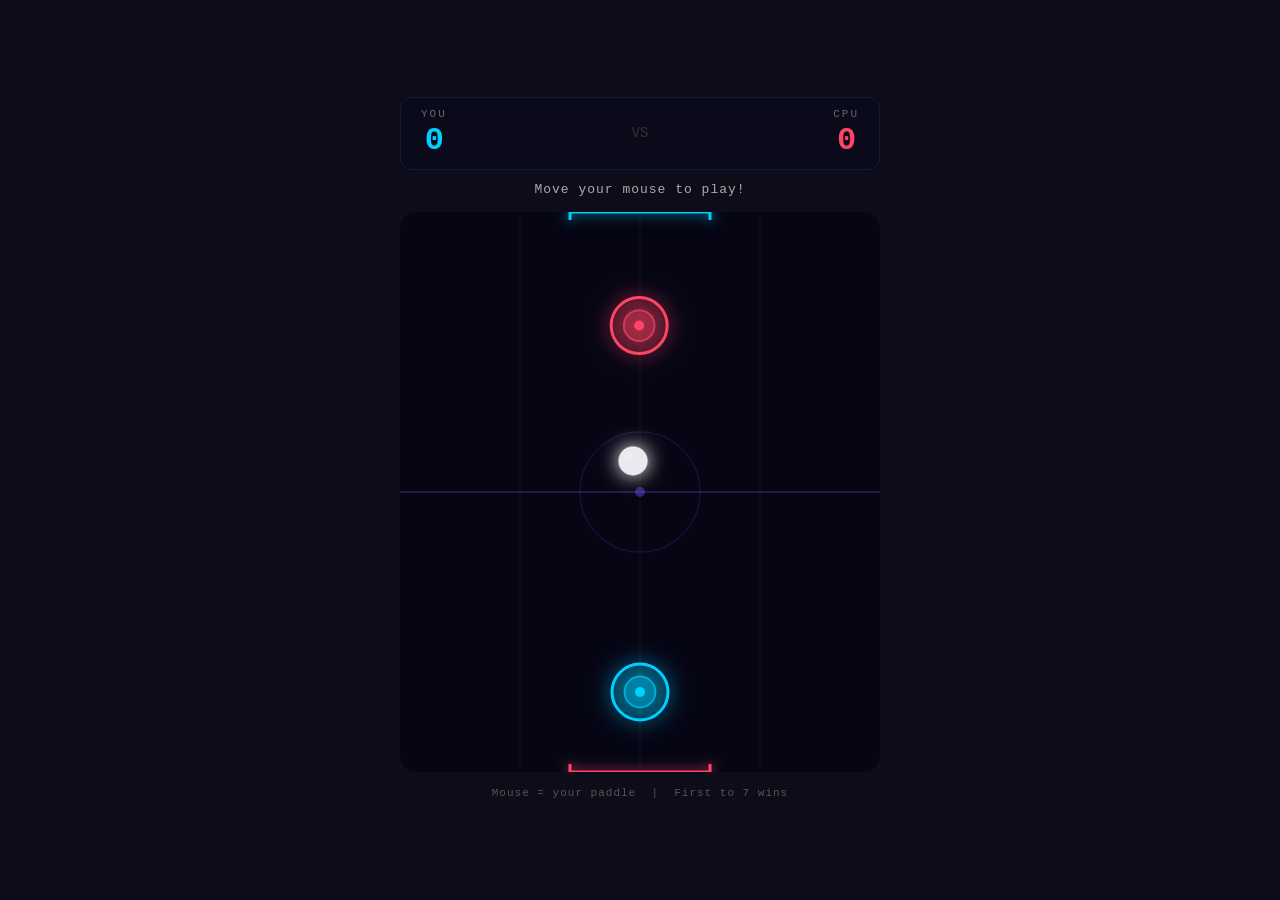
<file: index.html>
<!DOCTYPE html>
<html lang="en">
<head>
<meta charset="UTF-8">
<meta name="viewport" content="width=device-width, initial-scale=1.0">
<title>Air Hockey</title>
<link rel="stylesheet" href="Style.css">
</head>
<body>

<div id="game-wrap">
  <div id="score-board">
    <div class="player-score">
      <span class="player-label">You</span>
      <span class="score-num p1-color" id="s1">0</span>
    </div>
    <span class="vs">VS</span>
    <div class="player-score">
      <span class="player-label">CPU</span>
      <span class="score-num p2-color" id="s2">0</span>
    </div>
  </div>
  <div id="msg">Move your mouse to play!</div>
  <canvas id="rink" width="480" height="560"></canvas>
  <div id="controls">Mouse = your paddle &nbsp;|&nbsp; First to 7 wins</div>
</div>

<script src="Script.js"></script>
</body>
</html>
</file>
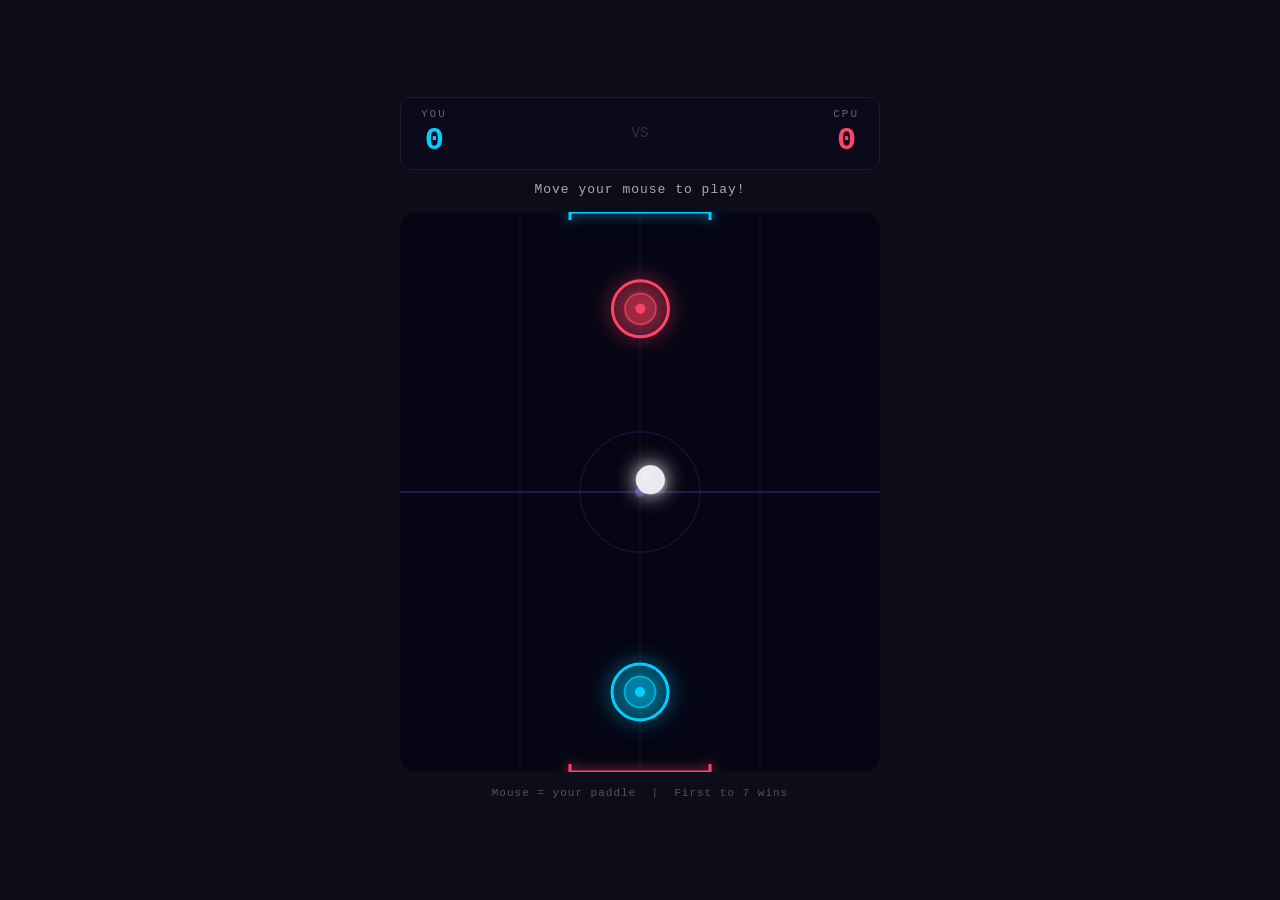
<file: Index.html>
<!DOCTYPE html>
<html lang="en">
<head>
<meta charset="UTF-8">
<meta name="viewport" content="width=device-width, initial-scale=1.0">
<title>Air Hockey — Pipeline Annotated</title>
<link rel="stylesheet" href="Style.css">
</head>
<body>

<div id="game-wrap">
  <div id="score-board">
    <div class="player-score">
      <span class="player-label">You</span>
      <span class="score-num p1-color" id="s1">0</span>
    </div>
    <span class="vs">VS</span>
    <div class="player-score">
      <span class="player-label">CPU</span>
      <span class="score-num p2-color" id="s2">0</span>
    </div>
  </div>
  <div id="msg">Move your mouse to play!</div>
  <canvas id="rink" width="480" height="560"></canvas>
  <div id="controls">Mouse = your paddle &nbsp;|&nbsp; First to 7 wins</div>
</div>

<script src="Script.js"></script>
</body>
</html>
</file>
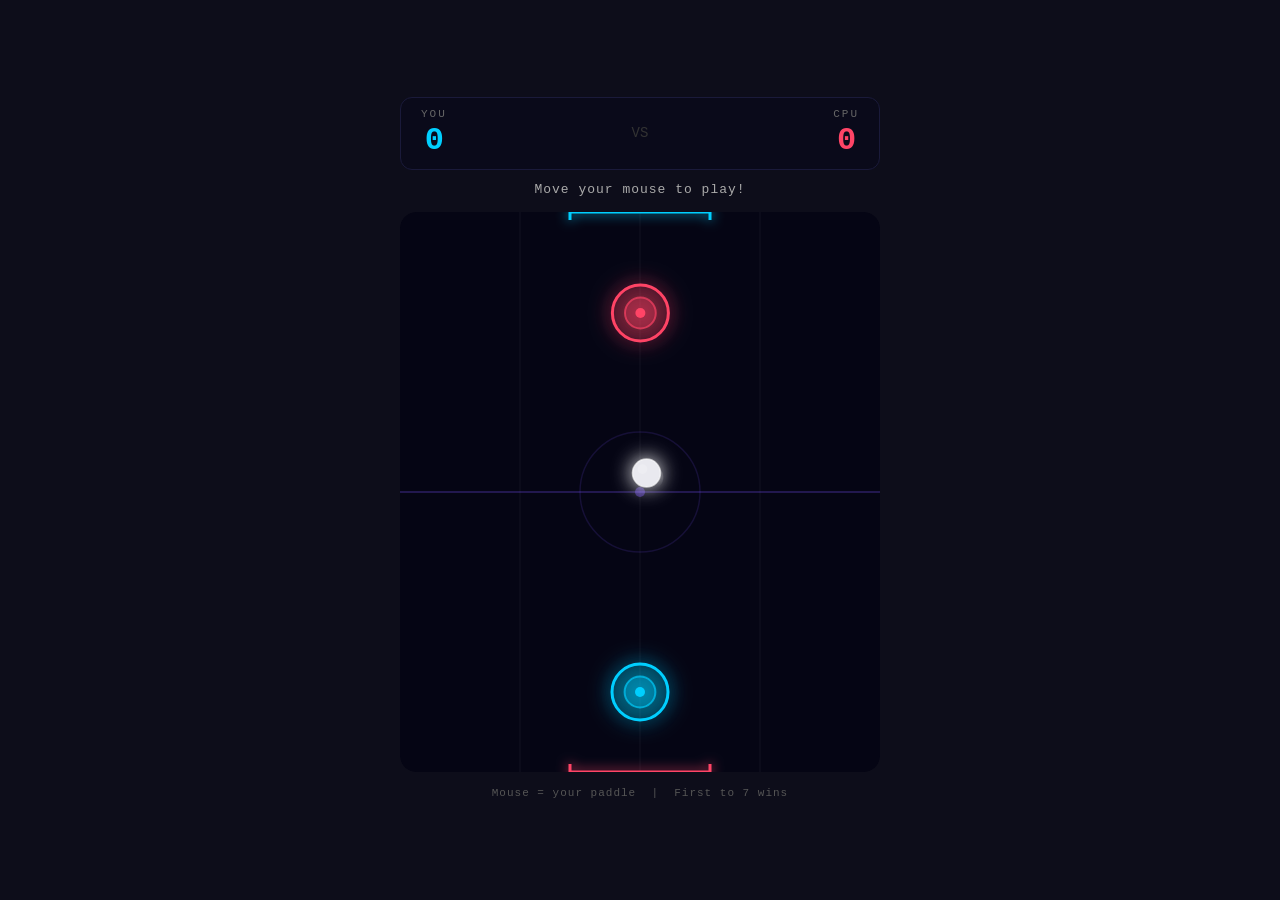
<file: Air Hockey.html>
<!DOCTYPE html>
<html lang="en">
<head>
<meta charset="UTF-8">
<meta name="viewport" content="width=device-width, initial-scale=1.0">
<title>Air Hockey — Pipeline Annotated</title>
<link rel="stylesheet" href="Style.css">
</head>
<body>

<div id="game-wrap">
  <div id="score-board">
    <div class="player-score">
      <span class="player-label">You</span>
      <span class="score-num p1-color" id="s1">0</span>
    </div>
    <span class="vs">VS</span>
    <div class="player-score">
      <span class="player-label">CPU</span>
      <span class="score-num p2-color" id="s2">0</span>
    </div>
  </div>
  <div id="msg">Move your mouse to play!</div>
  <canvas id="rink" width="480" height="560"></canvas>
  <div id="controls">Mouse = your paddle &nbsp;|&nbsp; First to 7 wins</div>
</div>

<script src="Script.js"></script>
</body>
</html>
</file>
<file: Style.css>
* { box-sizing: border-box; margin: 0; padding: 0; }
body {
background: #0d0d1a;
display: flex;
justify-content: center;
align-items: center;
min-height: 100vh;
font-family: 'Courier New', monospace;
}
#game-wrap {
display: flex;
flex-direction: column;
align-items: center;
gap: 12px;
padding: 16px 0;
}
#score-board {
display: flex;
align-items: center;
justify-content: space-between;
width: 480px;
padding: 10px 20px;
background: #0a0a1a;
border-radius: 12px;
border: 1px solid #1a1a3a;
}
.player-score { display: flex; flex-direction: column; align-items: center; gap: 2px; }
.player-label { font-size: 11px; color: #666; letter-spacing: 2px; text-transform: uppercase; }
.score-num { font-size: 32px; font-weight: bold; letter-spacing: -1px; }
.p1-color { color: #00cfff; }
.p2-color { color: #ff4466; }
.vs { font-size: 14px; color: #333; }
#msg { font-size: 13px; color: #aaa; letter-spacing: 1px; height: 18px; text-align: center; }
canvas { border-radius: 16px; display: block; cursor: none; }
#controls { font-size: 11px; color: #555; letter-spacing: 1px; text-align: center; line-height: 1.8; }
</file>
